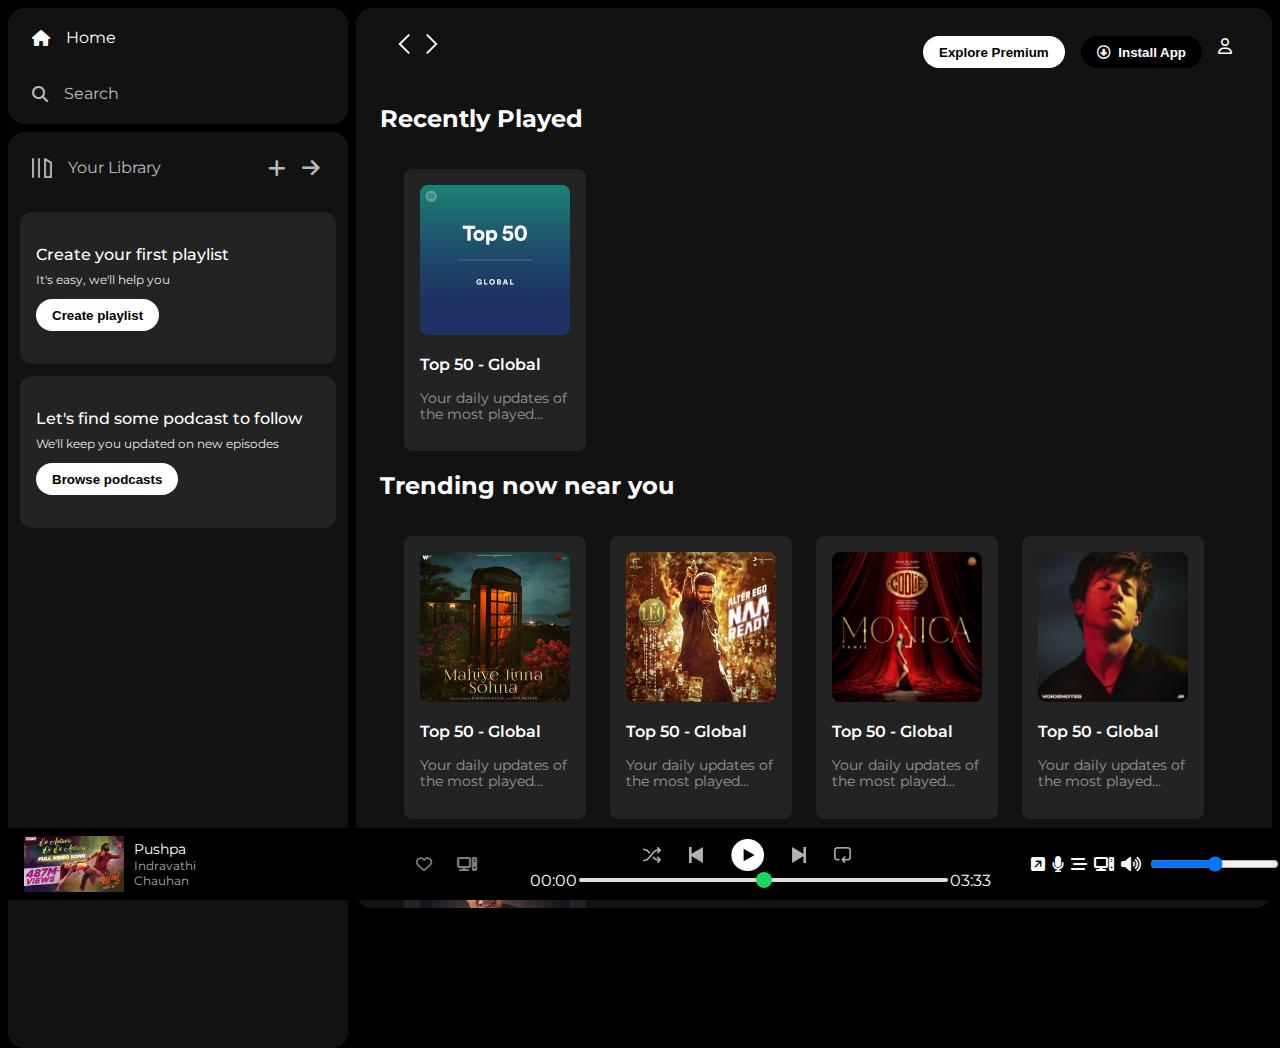
<file: index.html>
<!DOCTYPE html>
<html lang="en">
<head>
  <meta charset="UTF-8" />
  <meta name="viewport" content="width=device-width, initial-scale=1.0"/>
  <title>Spotify - Web Player: Music for everyone</title>

  <!-- Google Fonts -->
  <link rel="preconnect" href="https://fonts.googleapis.com" />
  <link rel="preconnect" href="https://fonts.gstatic.com" crossorigin />
  <link href="https://fonts.googleapis.com/css2?family=Montserrat:wght@300;400;500;600;700&display=swap" rel="stylesheet"/>

  <!-- CSS File -->
  <link rel="stylesheet" href="spotify-clone.css" />

  <!-- Favicon -->
  <link rel="icon" href="./assets/logo.png" />

  <!-- Font Awesome Icons (Stable version) -->
  <link rel="stylesheet" href="https://cdnjs.cloudflare.com/ajax/libs/font-awesome/6.4.0/css/all.min.css" crossorigin="anonymous" referrerpolicy="no-referrer" />
</head>
<body>
  <div class="main">
    <!-- Sidebar Start -->
    <div class="sidebar">
      <div class="nav">
        <div class="nav-option" style="opacity: 1;">
          <i class="fa-solid fa-house"></i>
          <a href="#">Home</a>
        </div>
        <div class="nav-option">
          <i class="fa-solid fa-magnifying-glass"></i>
          <a href="#">Search</a>
        </div>
      </div>

      <div class="library">
        <div class="options">
          <div class="lib-option nav-option">
            <img src="./assets/library_icon.png" alt="Library Icon" />
            <a href="#">Your Library</a>
          </div>
          <div class="icons">
            <i class="fa-solid fa-plus"></i>
            <i class="fa-solid fa-arrow-right"></i>
          </div>
        </div>

        <div class="lib-box">
          <div class="box">
            <div class="box-p1">Create your first playlist</div>
            <div class="box-p2">It's easy, we'll help you</div>
            <button class="badge">Create playlist</button>
          </div>
           <div class="box">
            <div class="box-p1">Let's find some podcast to follow</div>
            <div class="box-p2">We'll keep you updated on new episodes</div>
            <button class="badge">Browse podcasts</button>
          </div>
        </div>
      </div>
    </div>
    <!-- Sidebar End -->

    <!-- Main Content Start -->
    <div class="main-content">
      <div class="sticky-nav">
        <div class="sticky-nav-icons">
          <img src="./assets/backward_icon.png" alt="Back">
          <img src="./assets/forward_icon.png" class="hide" alt="Forward">
        </div>
        <div class="sticky-nav-options">
          <button class="badge nav-item">Explore Premium</button>
          <button class="badge nav-item dark-badge">
            <i class="fa-regular fa-circle-down" style="margin-right: 5px;"></i>
            Install App
          </button>
          <i class="fa-regular fa-user nav-item"></i>
        </div>
      </div>

      <h2>Recently Played</h2>
      <div class="cards-container">
        <div class="card">
          <img src="./assets/card1img.jpeg" class="card-img" alt="Recently Played Image">
          <p class="card-title">Top 50 - Global</p>
          <p class="card-info">Your daily updates of the most played...</p>
        </div>
      </div>

      <h2>Trending now near you</h2>
      <div class="cards-container">
        <div class="card">
          <img src="./assets/card2img.jpeg" class="card-img" alt="Trending Image 1">
          <p class="card-title">Top 50 - Global</p>
          <p class="card-info">Your daily updates of the most played...</p>
        </div>
        <div class="card">
          <img src="./assets/card4img.jpeg" class="card-img" alt="Trending Image 2">
          <p class="card-title">Top 50 - Global</p>
          <p class="card-info">Your daily updates of the most played...</p>
        </div>
        <div class="card">
          <img src="./assets/monica.jfif" class="card-img" alt="Monica Image">
          <p class="card-title">Top 50 - Global</p>
          <p class="card-info">Your daily updates of the most played...</p>
        </div>
        <div class="card">
          <img src="./assets/attention.jfif" class="card-img" alt="Attention Image">
          <p class="card-title">Top 50 - Global</p>
          <p class="card-info">Your daily updates of the most played...</p>
        </div>
        <div class="card">
          <img src="./assets/card3img.jpeg" class="card-img" alt="Trending Image 3">
          <p class="card-title">Top 50 - Global</p>
          <p class="card-info">Your daily updates of the most played...</p>
        </div>
      </div>

      <h2>Featured Charts</h2>
      <div class="cards-container">
        <div class="card">
          <img src="./assets/card5img.jpeg" class="card-img" alt="Chart Image 1">
          <p class="card-title">Top 50 - Global</p>
          <p class="card-info">Your daily updates of the most played...</p>
        </div>
        <div class="card">
          <img src="./assets/card6img.jpeg" class="card-img" alt="Chart Image 2">
          <p class="card-title">Top Songs - India</p>
          <p class="card-info">Your daily updates of the most played...</p>
        </div>
        <div class="card">
          <img src="./assets/card1img.jpeg" class="card-img" alt="Chart Image 3">
          <p class="card-title">Top 50 - Global</p>
          <p class="card-info">Your daily updates of the most played...</p>
        </div>
      </div>

      <div class="footer">
        <div class="line"></div>
      </div>
    </div>
    <!-- Main Content End -->

    <!-- Music Player Start -->
    <div class="music-player">
      <div class="track">
        <img src="./assets/pushpa.jpg" style="width: 100px;" class="pushpa" alt="Pushpa Song Art">
        <div class="track-text">
          <p class="title">Pushpa</p>
          <p class="artist">Indravathi Chauhan</p>
        </div>
      </div>

      <div class="album">
        <div class="voicons">
          <i class="fa-regular fa-heart" style="margin-right: 15px;"></i>
          <i class="fa-solid fa-computer"></i>
        </div>
      </div>

      <div class="player">
        <div class="player-controls">
          <img src="./assets/player_icon1.png" class="player-control-icon" alt="Prev">
          <img src="./assets/player_icon2.png" class="player-control-icon" alt="Rewind">
          <img src="./assets/player_icon3.png" class="player-control-icon" alt="Play" style="opacity: 1; height: 2rem;">
          <img src="./assets/player_icon4.png" class="player-control-icon" alt="Forward">
          <img src="./assets/player_icon5.png" class="player-control-icon" alt="Next">
        </div>
        <div class="playback-bar">
          <span class="curr-time">00:00</span>
          <input type="range" min="0" max="100" class="progress-bar" step="1">
          <span class="tot-time">03:33</span>
        </div>
      </div>

      <div class="controls">
        <i class="fa-solid fa-square-arrow-up-right"></i> <!-- Mini player -->
        <i class="fa-solid fa-microphone"></i>             <!-- Lyrics -->
        <i class="fa-solid fa-bars-staggered"></i>         <!-- Queue -->
        <i class="fa-solid fa-computer"></i>               <!-- Connect to device -->
        <i class="fa-solid fa-volume-high"></i>            <!-- Volume -->
        <input type="range" min="0" max="100">             <!-- Volume slider -->
      </div>
    </div>
    <!-- Music Player End -->
  </div>
</body>
</html>
</file>
<file: spotify-clone.css>
/* Reset & Base Styles */
body {
  font-family: 'Montserrat', sans-serif;
  margin: 0;
  background-color: black;
  color: #fff;
  overflow: hidden;
}

/* Layout */
.main {
  display: flex;
  height: 100vh;
  padding: 0.5rem;
}

.sidebar {
  background-color: black;
  width: 340px;
  border-radius: 1rem;
  margin-right: 0.5rem;
}

.main-content {
  background-color: #121212;
  flex: 1;
  border-radius: 1rem;
  overflow: auto;
  padding: 0 1.5rem;
}

.music-player {
  background-color: black;
  position: fixed;
  bottom: 0;
  width: 100%;
  height: 72px;
  display: flex;
  justify-content: space-between;
  align-items: center;
}

/* Links */
a {
  text-decoration: none;
  color: #fff;
}

/* Navigation */
.nav {
  background-color: #121212;
  border-radius: 1rem;
  display: flex;
  flex-direction: column;
  justify-content: center;
  height: 100px;
  padding: 0.5rem 0.75rem;
}

.nav-option {
  display: flex;
  align-items: center;
  opacity: 0.7;
  padding: 0.5rem 0.75rem;
  line-height: 2.5rem;
}

.nav-option:hover {
  opacity: 1;
}

.nav-option i {
  font-size: 1rem;
}

.nav-option a {
  font-size: 1rem;
  margin-left: 1rem;
}

/* Library */
.library {
  background-color: #121212;
  border-radius: 1rem;
  height: 100%;
  margin-top: 0.5rem;
  padding: 0.5rem 0.75rem;
}

.options {
  display: flex;
  justify-content: space-between;
  align-items: center;
}

.lib-option {
  display: flex;
  align-items: center;
}

.lib-option img {
  height: 1.25rem;
  width: 1.25rem;
}

.icons {
  font-size: 1.25rem;
  display: flex;
}

.icons i {
  opacity: 0.7;
  margin-right: 1rem;
  cursor: pointer;
}

.icons i:hover {
  opacity: 1;
}

/* Box Section */
.lib-box {
  margin-top: 1rem;
}

.box {
  height: 8rem;
  background-color: #232323;
  border-radius: 0.75rem;
  margin: 0.75rem 0;
  padding: 0.75rem 1rem;
  display: flex;
  flex-direction: column;
  justify-content: center;
}

.box-p1 {
  font-size: 1rem;
  font-weight: 500;
}

.box-p2 {
  font-size: 0.75rem;
  opacity: 0.9;
  margin-top: 0.5rem;
}

/* Button */
.badge {
  background-color: #fff;
  color: black;
  border: none;
  border-radius: 100px;
  padding: 0.25rem 1rem;
  font-weight: 700;
  margin-top: 0.75rem;
  height: 2rem;
  width: fit-content;
  cursor: pointer;
}

.dark-badge {
  background-color: #000;
  color: #fff;
}

/* Sticky Navigation */
.sticky-nav {
  position: sticky;
  top: 0;
  background-color: #121212;
  display: flex;
  justify-content: space-between;
  align-items: center;
  padding: 1rem 0;
  z-index: 10;
}

.sticky-nav-icons {
  margin-left: 0.75rem;
}

.sticky-nav-options {
  display: flex;
  align-items: center;
}

.nav-item {
  margin-right: 1rem;
}

@media (max-width: 1000px) {
  .hide {
    display: none;
  }
}

/* Cards */
.card {
  background-color: #232323;
  width: 150px;
  border-radius: 0.5rem;
  padding: 1rem;
  margin-left: 1.5rem;
  margin-top: 1rem;
}

.cards-container {
  display: flex;
  flex-wrap: wrap;
}

.card-img {
  width: 100%;
  border-radius: 0.5rem;
}

.card-title {
  font-weight: 600;
}

.card-info {
  font-size: 0.85rem;
  opacity: 0.5;
}

/* Footer */
.footer {
  height: 300px;
  display: flex;
  align-items: center;
  justify-content: center;
}

.line {
  width: 90%;
  height: 30%;
  border-top: 1px solid white;
  opacity: 0.4;
}

/* Music Player */
.album {
  width: 25%;
  display: flex;
  justify-content: flex-end;
  color: #fff;
  padding-right: 20px;
  font-size: 20px;
}

.player {
  width: 50%;
}

.controls {
  width: 25%;
  display: flex;
  justify-content: space-evenly;
  align-items: center;
}

.player-controls {
  display: flex;
  justify-content: center;
  align-items: center;
}

.player-control-icon {
  height: 1rem;
  margin-right: 1.75rem;
  opacity: 0.7;
}

.player-control-icon:hover {
  opacity: 1;
}

.playback-bar {
  display: flex;
  justify-content: center;
  align-items: center;
}

.progress-bar {
  width: 70%;
  cursor: pointer;
  appearance: none;
  background-color: transparent;
}

.progress-bar::-webkit-slider-runnable-track {
  background-color: #ddd;
  border-radius: 100px;
  height: 0.2rem;
}

.progress-bar::-webkit-slider-thumb {
  appearance: none;
  height: 1rem;
  width: 1rem;
  background-color: #1bd760;
  border-radius: 50%;
  margin-top: -6px;
}

/* Music Track Details */
.track {
  display: flex;
  align-items: center;
  gap: 10px;
  margin-left: 1rem;
}

.track-img {
  width: 45px;
  height: 45px;
  object-fit: cover;
  border-radius: 5px;
}

.track-text {
  display: flex;
  flex-direction: column;
}

.title {
  font-size: 14px;
  color: white;
  margin: 0;
}

.artist {
  font-size: 12px;
  color: #aaa;
  margin: 0;
}

/* Volume Icons */
.voicons {
  opacity: 0.5;
  transition: opacity 0.3s ease;
  margin-left: auto;
  display: flex;
  align-items: center;
  gap: 10px;
  color: #fff;
  font-size: 1rem;
}

.voicons i:hover {
  opacity: 1;
}
</file>
